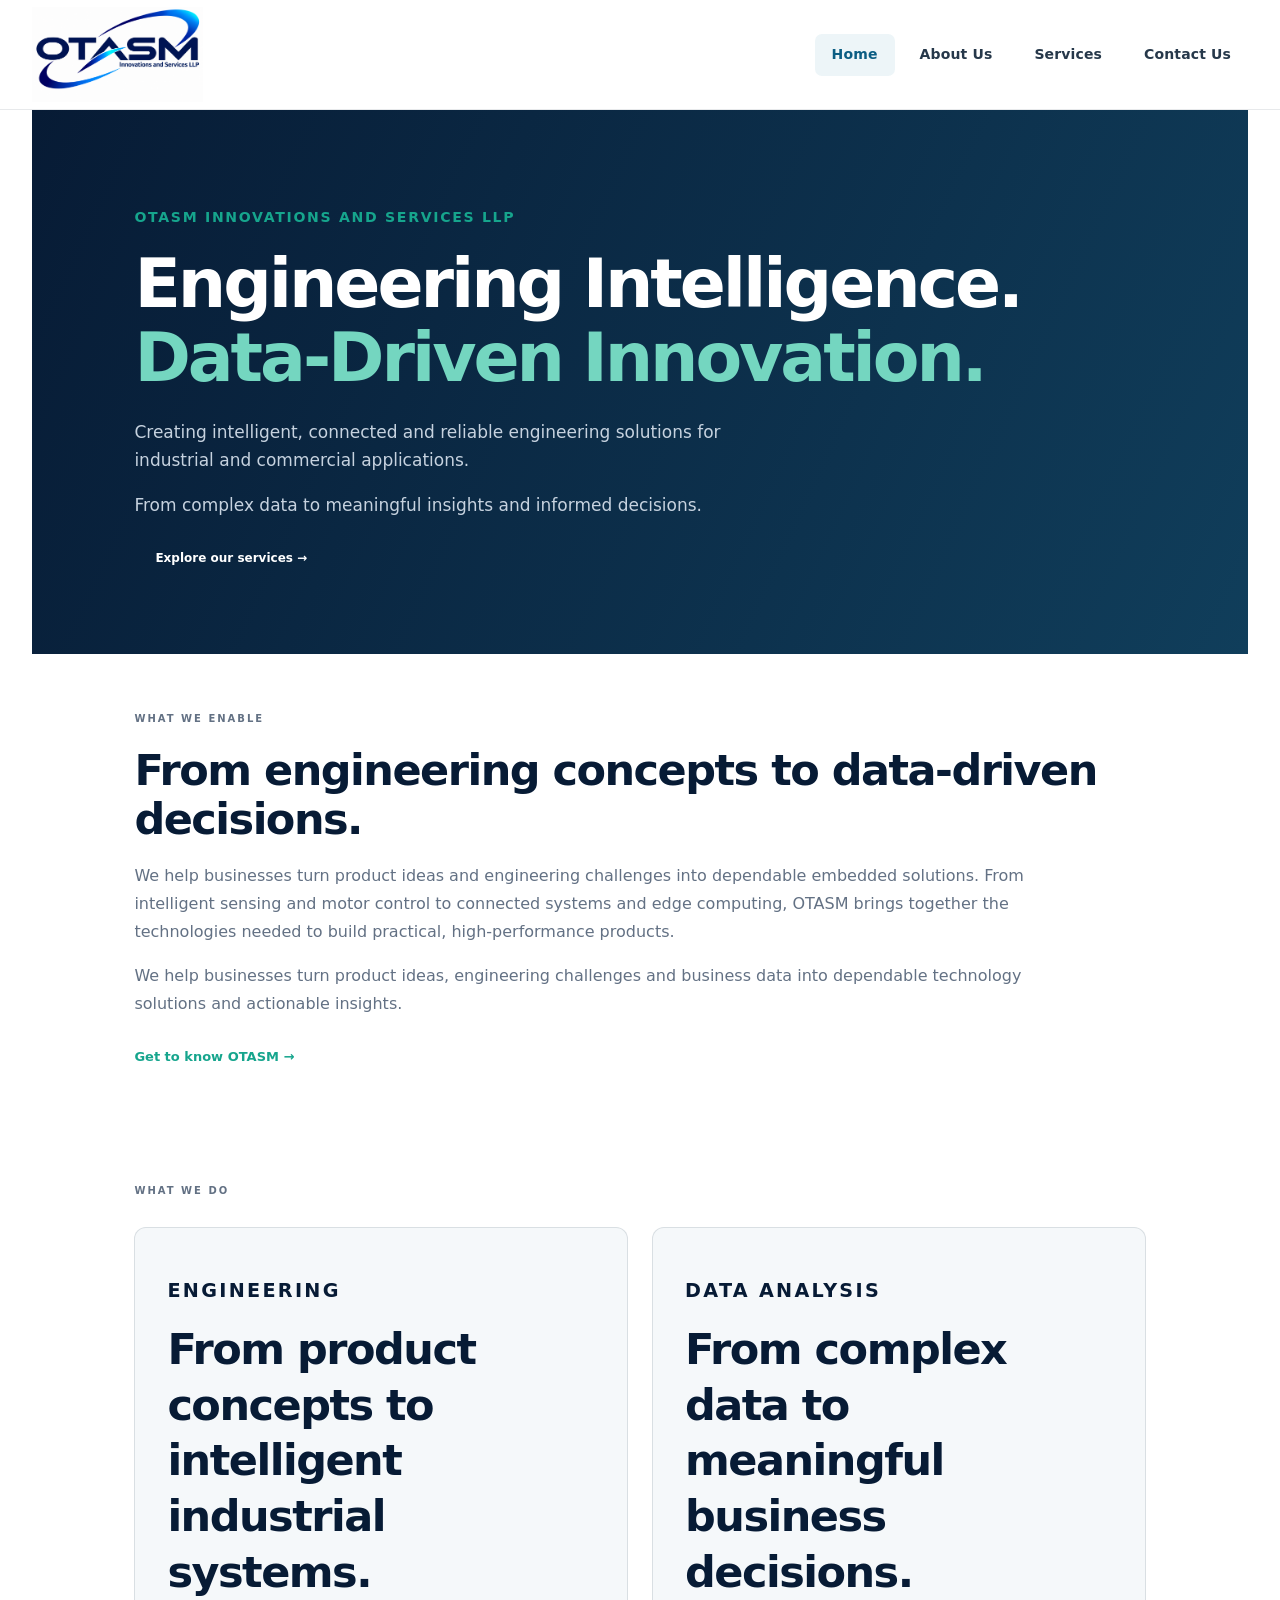
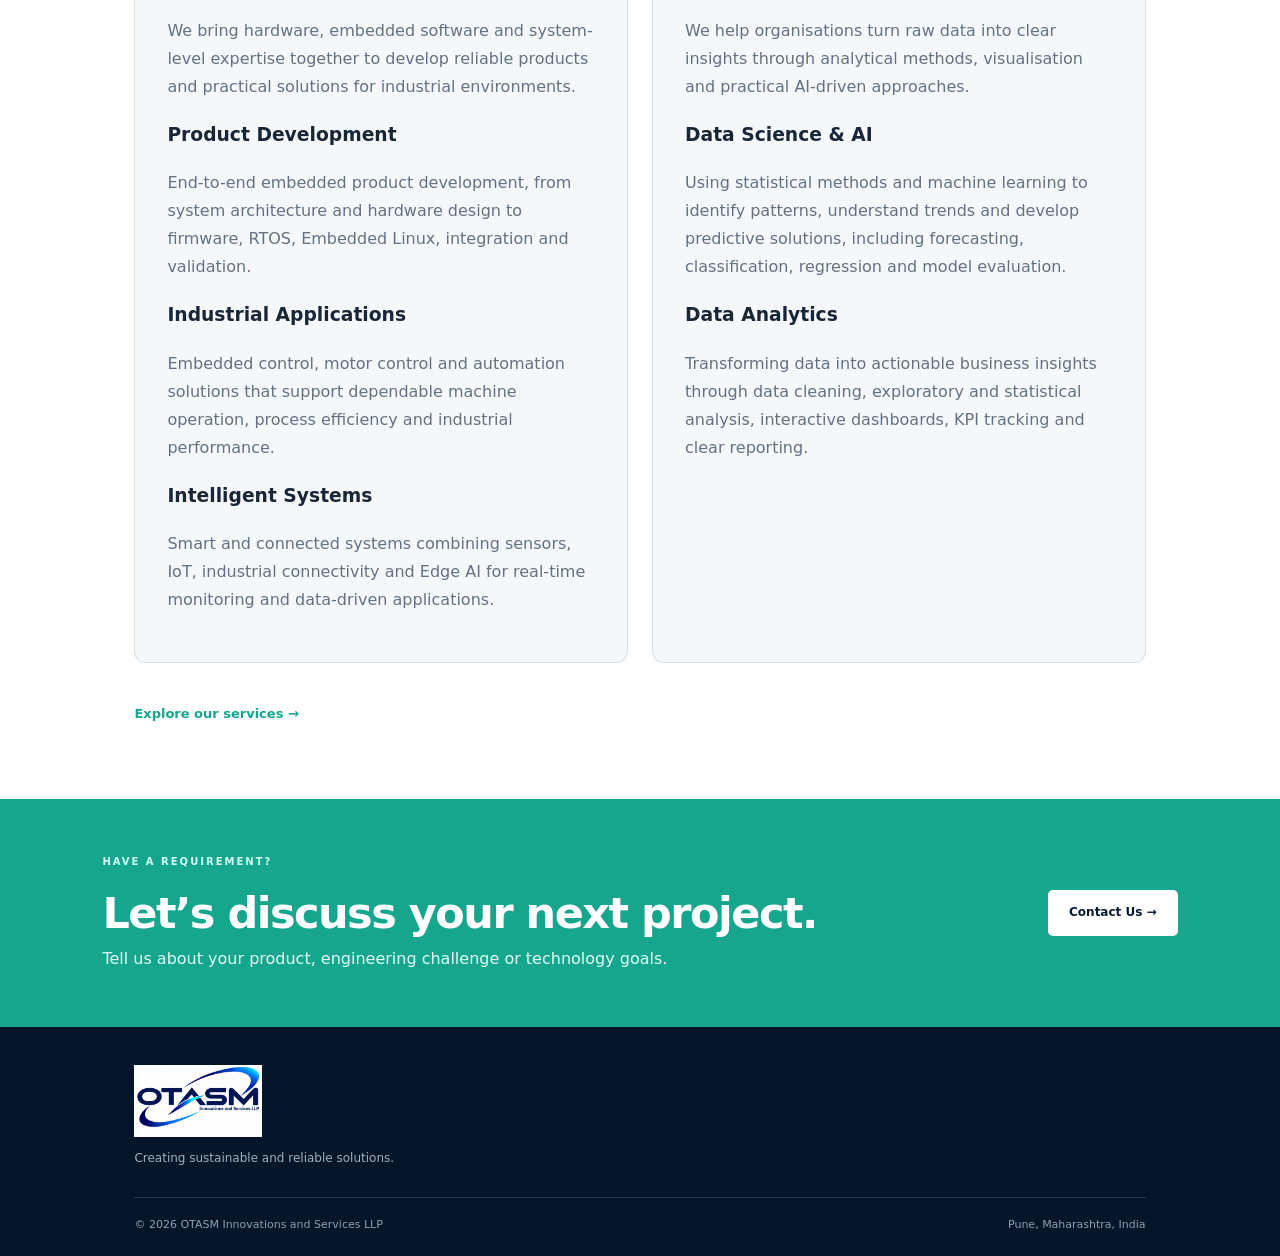
<file: index.html>
<!doctype html>
<html lang="en">
<head>
  <meta charset="utf-8">
  <meta name="viewport" content="width=device-width, initial-scale=1.0">
  <meta name="description" content="OTASM Innovations and Services LLP is a Pune-based technology company offering embedded product development, data analytics, data science, machine learning, IoT, Edge AI, motor control and industrial automation solutions.">
  <title>OTASM Innovations and Services LLP</title>
  <link rel="stylesheet" href="styles-mobile.css">
<style>

    /* Refined OTASM header and navigation */
    .site-header {
      box-sizing: border-box;
      width: 100%;
      min-height: 110px;
      padding: 8px max(32px, calc((100% - 1440px) / 2));
      display: flex;
      align-items: center;
      justify-content: space-between;
      gap: 32px;
      background: #ffffff;
      border-bottom: 1px solid rgba(20, 40, 60, 0.10);
    }
    .site-header .brand {
      display: inline-flex;
      align-items: center;
      flex: 0 0 auto;
      text-decoration: none;
      min-width: 0;
    }
    .site-header .site-logo {
      display: block;
      width: auto;
      height: 96px;
      max-width: min(300px, 55vw);
      object-fit: contain;
      object-position: left center;
    }
    .site-header .nav {
      display: flex;
      align-items: center;
      justify-content: flex-end;
      gap: 8px;
      flex-wrap: nowrap;
    }
    .site-header .nav a {
      display: inline-flex;
      align-items: center;
      justify-content: center;
      min-height: 42px;
      padding: 0 17px;
      border-radius: 7px;
      color: #26384a;
      font-size: 14px;
      font-weight: 600;
      letter-spacing: 0.01em;
      text-decoration: none;
      white-space: nowrap;
      transition: background-color .2s ease, color .2s ease;
    }
    .site-header .nav a:hover,
    .site-header .nav a.active {
      color: #0b5d83;
      background: #edf5f8;
    }
    .site-header .menu-toggle {
      display: none;
    }
    @media (max-width: 760px) {
      .site-header {
        min-height: 96px;
        padding: 8px 18px;
        gap: 14px;
      }
      .site-header .site-logo {
        height: 80px;
        max-width: 65vw;
      }
      .site-header .menu-toggle {
        display: inline-flex;
        align-items: center;
        justify-content: center;
        width: 42px;
        height: 42px;
        border: 1px solid rgba(20, 40, 60, .18);
        border-radius: 7px;
        background: #ffffff;
        color: #17384c;
        font-size: 22px;
        cursor: pointer;
      }
      .site-header .nav {
        gap: 4px;
      }
    }
    @media (max-width: 560px) {
      .site-header {
        flex-wrap: wrap;
      }
      .site-header .nav {
        display: flex;
        width: 100%;
        justify-content: space-between;
        gap: 3px;
      }
      .site-header .nav a {
        min-height: 38px;
        padding: 0 9px;
        font-size: 12px;
      }
    }

    /* Home page: consistent alignment and responsive spacing */
    main { width: 100%; }
    .page-hero,
    main > .section,
    main > .cta {
      box-sizing: border-box;
      width: min(100% - 48px, 1320px);
      margin-left: auto;
      margin-right: auto;
    }
    .page-hero {
      padding-top: clamp(56px, 8vw, 96px);
      padding-bottom: clamp(48px, 6vw, 72px);
    }
    .page-hero > .eyebrow {
      font-size: clamp(14px, 1.1vw, 16px);
      letter-spacing: 0.12em;
    }
    main > .section {
      padding-top: clamp(36px, 5vw, 56px);
      padding-bottom: clamp(36px, 5vw, 56px);
    }
    main > .section > h2,
    main > .section > .eyebrow,
    main > .section > .lead {
      max-width: 1100px;
    }
    main > .section > div:not(.service-grid) {
      max-width: 900px !important;
    }
    main > .section p {
      line-height: 1.75;
    }
    .service-grid {
      display: grid;
      grid-template-columns: repeat(2, minmax(0, 1fr));
      gap: 24px;
      width: 100%;
      align-items: stretch;
      margin-top: 28px;
    }
    .service-card {
      box-sizing: border-box;
      height: 100%;
      min-width: 0;
      padding: clamp(22px, 3vw, 32px);
    }
    /* Keep the two service identity panels aligned exactly with the
       two-column grid used by the five service cards below. */
    .service-identities {
      display: grid;
      grid-template-columns: repeat(2, minmax(0, 1fr));
      column-gap: 24px;
      row-gap: 24px;
      width: 100%;
      max-width: none !important;
      margin: 28px 0 28px;
      padding: 0;
      box-sizing: border-box;
    }
    .service-grid {
      column-gap: 24px;
      margin-top: 0;
    }
    .section > .eyebrow {
      width: 100%;
      max-width: none !important;
      margin-left: 0;
      text-align: left;
    }
    /* Make the complete WHAT WE DO section use the same full-page
       content width and alignment as the sections and service tiles below. */
    main > .section:nth-of-type(3) {
      box-sizing: border-box;
      width: calc(100% - 64px) !important;
      max-width: none !important;
      margin-left: auto !important;
      margin-right: auto !important;
    }
    main > .section:nth-of-type(3) > .eyebrow,
    main > .section:nth-of-type(3) > .service-identities,
    main > .section:nth-of-type(3) > .service-grid,
    main > .section:nth-of-type(3) > p {
      width: 100% !important;
      max-width: none !important;
      box-sizing: border-box;
    }
    main > .section:nth-of-type(3) > .service-identities {
      grid-template-columns: repeat(2, minmax(0, 1fr));
      column-gap: 24px;
      margin-left: 0;
      margin-right: 0;
    }
    .service-identity {
      box-sizing: border-box;
      min-width: 0;
      padding: clamp(22px, 3vw, 32px);
      border: 1px solid rgba(20, 40, 60, 0.12);
      border-radius: 12px;
      background: #f5f8fa;
    }
    .service-identity h2 {
      margin: 14px 0;
      line-height: 1.3;
    }
    .service-identity p {
      line-height: 1.7;
    }
    .service-identity .service-no {
      font-size: clamp(16px, 1.5vw, 20px);
      line-height: 1.2;
      letter-spacing: 0.12em;
      color: #071b35;
    }
    .service-card h2,
    .service-card h3 {
      line-height: 1.3;
      margin-top: 14px;
    }
    .service-card p {
      line-height: 1.7;
    }
    main > .cta {
      display: flex;
      align-items: center;
      justify-content: space-between;
      gap: 32px;
      padding: clamp(28px, 4vw, 48px);
      margin-top: 24px;
      margin-bottom: 64px;
    }
    footer {
      width: 100%;
      box-sizing: border-box;
    }
    footer > * {
      max-width: 1320px;
      margin-left: auto;
      margin-right: auto;
    }
    .footer-bottom {
      box-sizing: border-box;
      width: min(100% - 48px, 1320px);
    }
    @media (max-width: 700px) {
      .page-hero,
      main > .section,
      main > .cta {
        width: min(100% - 36px, 1320px);
      }
      .service-grid,
      .service-identities {
        grid-template-columns: minmax(0, 1fr);
        gap: 18px;
      }
      main > .cta {
        align-items: flex-start;
        flex-direction: column;
      }
      .footer-bottom {
        width: calc(100% - 36px);
        gap: 10px;
        flex-wrap: wrap;
      }
    }

    /* Full-width desktop layout overrides */
    .site-header {
      padding-left: max(32px, calc((100% - 1440px) / 2));
      padding-right: max(32px, calc((100% - 1440px) / 2));
    }
    main {
      width: 100%;
      max-width: none;
    }
    .page-hero,
    main > .section,
    main > .cta {
      width: calc(100% - 64px) !important;
      max-width: none !important;
      margin-left: auto;
      margin-right: auto;
    }
    main > .section > div,
    main > .section > p,
    main > .section > h2,
    main > .section > .eyebrow,
    main > .section > .lead {
      width: 100%;
      max-width: none !important;
    }
    .service-grid {
      width: 100%;
      max-width: none !important;
      grid-template-columns: repeat(2, minmax(0, 1fr));
    }
    main > .section:nth-of-type(4) .service-grid {
      max-width: none !important;
    }
    footer > * {
      width: calc(100% - 64px);
      max-width: none !important;
    }
    .footer-bottom {
      width: calc(100% - 64px) !important;
      max-width: none !important;
    }
    @media (max-width: 700px) {
      .site-header {
        padding-left: 18px;
        padding-right: 18px;
      }
      .page-hero,
      main > .section,
      main > .cta,
      main > .section:nth-of-type(3) {
        width: calc(100% - 36px) !important;
      }
      main > .section > div,
      main > .section > p,
      main > .section > h2,
      main > .section > .eyebrow,
      main > .section > .lead {
        width: 100%;
      }
      .service-grid,
      main > .section:nth-of-type(3) > .service-identities {
        grid-template-columns: minmax(0, 1fr);
      }
      footer > *,
      .footer-bottom {
        width: calc(100% - 36px) !important;
      }
    }
    main > .cta {
      width: 100% !important;
      max-width: none !important;
      margin: 0;
      padding: 55px max(8vw, 28px);
      gap: 25px;
    }
    @media (max-width: 760px) {
      main > .cta {
        align-items: flex-start;
        flex-direction: column;
      }
    }

  
    /* Mobile navigation: keep all page links in one horizontal row */
    @media (max-width: 760px) {
      .site-header {
        flex-wrap: wrap;
        height: auto;
        min-height: 96px;
        row-gap: 6px;
      }
      .site-header .menu-toggle { display: none !important; }
      .site-header .nav,
      .site-header .nav.open {
        display: flex !important;
        position: static;
        width: 100%;
        flex-direction: row !important;
        flex-wrap: nowrap;
        align-items: center;
        justify-content: space-between;
        gap: 2px;
        padding: 0 0 6px;
        border: 0;
        background: transparent;
      }
      .site-header .nav a {
        flex: 1 1 0;
        min-width: 0;
        min-height: 38px;
        padding: 0 4px;
        font-size: clamp(10px, 2.8vw, 12px);
        text-align: center;
        white-space: nowrap;
      }
    }
    @media (max-width: 360px) {
      .site-header .nav a { font-size: 10px; padding-left: 2px; padding-right: 2px; }
    }

  </style>


  <link rel="canonical" href="https://www.otasmindia.com/">
  <meta name="keywords" content="data analytics, data analysis, business intelligence, data science, machine learning, predictive analytics, embedded systems, IoT, Edge AI, industrial automation, Pune">
  <meta name="robots" content="index, follow">
  <meta property="og:type" content="website">
  <meta property="og:title" content="OTASM Innovations and Services LLP">
  <meta property="og:description" content="OTASM Innovations and Services LLP is a Pune-based technology company offering embedded product development, data analytics, data science, machine learning, IoT, Edge AI, motor control and industrial automation solutions.">
  <meta property="og:url" content="https://www.otasmindia.com/">
  <meta property="og:site_name" content="OTASM India">
  <script type="application/ld+json">
  {
    "@context": "https://schema.org",
    "@type": "Organization",
    "@id": "https://www.otasmindia.com/#organization",
    "name": "OTASM India",
    "legalName": "OTASM Innovations and Services LLP",
    "url": "https://www.otasmindia.com/",
    "logo": "https://www.otasmindia.com/OTASM_logo.png",
    "description": "Pune-based engineering and data technology company providing embedded product development, data analytics, data science, machine learning, IoT, Edge AI, motor control and automation solutions.",
    "address": {
      "@type": "PostalAddress",
      "addressLocality": "Pune",
      "addressRegion": "Maharashtra",
      "addressCountry": "IN"
    }
  }
  </script>
</head>
<body>
  <header class="site-header">
    <a class="brand" href="index.html"><img class="site-logo" src="OTASM_logo.png" alt="OTASM Innovations and Services LLP"></a>
    <button class="menu-toggle" aria-label="Toggle navigation" aria-expanded="false">☰</button>
    <nav class="nav">
      <a class="active" href="index.html">Home</a>
      <a href="about.html">About Us</a>
      <a href="services.html">Services</a>
      <a href="contact.html">Contact Us</a>
    </nav>
  </header>

  <main>
    <section class="page-hero">
      <p class="eyebrow">OTASM INNOVATIONS AND SERVICES LLP</p>
      <h1>Engineering Intelligence.<br><span>Data-Driven Innovation.</span></h1>
      <p class="lead">Creating intelligent, connected and reliable engineering solutions for industrial and commercial applications.</p>
      <p class="lead">From complex data to meaningful insights and informed decisions.</p>
      <a class="btn" href="services.html">Explore our services →</a>
    </section>

    <section class="section">
      <p class="eyebrow">WHAT WE ENABLE</p>
      <h2>From engineering concepts to data-driven decisions.</h2>
      <div style="max-width: 1100px; width: 100%;">
        <p>We help businesses turn product ideas and engineering challenges into dependable embedded solutions. From intelligent sensing and motor control to connected systems and edge computing, OTASM brings together the technologies needed to build practical, high-performance products.</p>
        <p>We help businesses turn product ideas, engineering challenges and business data into dependable technology solutions and actionable insights.</p>
      </div>
      <a class="text-link" href="about.html">Get to know OTASM →</a>
    </section>

    <section class="section">
      <p class="eyebrow">WHAT WE DO</p>
      <div class="service-identities">
        <article class="service-identity">
          <p class="service-no">ENGINEERING</p>
          <h2>From product concepts to intelligent industrial systems.</h2>
          <p>We bring hardware, embedded software and system-level expertise together to develop reliable products and practical solutions for industrial environments.</p>
          <div class="identity-focus-grid engineering-focus">
            <div class="identity-focus">
              <h3>Product Development</h3>
              <p>End-to-end embedded product development, from system architecture and hardware design to firmware, RTOS, Embedded Linux, integration and validation.</p>
            </div>
            <div class="identity-focus">
              <h3>Industrial Applications</h3>
              <p>Embedded control, motor control and automation solutions that support dependable machine operation, process efficiency and industrial performance.</p>
            </div>
            <div class="identity-focus">
              <h3>Intelligent Systems</h3>
              <p>Smart and connected systems combining sensors, IoT, industrial connectivity and Edge AI for real-time monitoring and data-driven applications.</p>
            </div>
          </div>
        </article>

        <article class="service-identity">
          <p class="service-no">DATA ANALYSIS</p>
          <h2>From complex data to meaningful business decisions.</h2>
          <p>We help organisations turn raw data into clear insights through analytical methods, visualisation and practical AI-driven approaches.</p>
          <div class="identity-focus-grid data-focus">
            <div class="identity-focus">
              <h3>Data Science &amp; AI</h3>
              <p>Using statistical methods and machine learning to identify patterns, understand trends and develop predictive solutions, including forecasting, classification, regression and model evaluation.</p>
            </div>
            <div class="identity-focus">
              <h3>Data Analytics</h3>
              <p>Transforming data into actionable business insights through data cleaning, exploratory and statistical analysis, interactive dashboards, KPI tracking and clear reporting.</p>
            </div>
          </div>
        </article>
      </div>
      <p><a class="text-link" href="services.html">Explore our services →</a></p>
    </section>

    <section class="cta">
      <div>
        <p class="eyebrow">HAVE A REQUIREMENT?</p>
        <h2>Let’s discuss your next project.</h2>
        <p>Tell us about your product, engineering challenge or technology goals.</p>
      </div>
      <a class="btn light" href="contact.html">Contact Us →</a>
    </section>
  </main>

  <footer>
    <div class="footer-brand"><img class="footer-logo" src="OTASM_logo.png" alt="OTASM Innovations and Services LLP"></div>
    <p>Creating sustainable and reliable solutions.</p>
    <div class="footer-bottom">
      <span>© <span id="year"></span> OTASM Innovations and Services LLP</span>
      <span>Pune, Maharashtra, India</span>
    </div>
  </footer>
  <script src="script.js"></script>
</body>
</html>
</file>
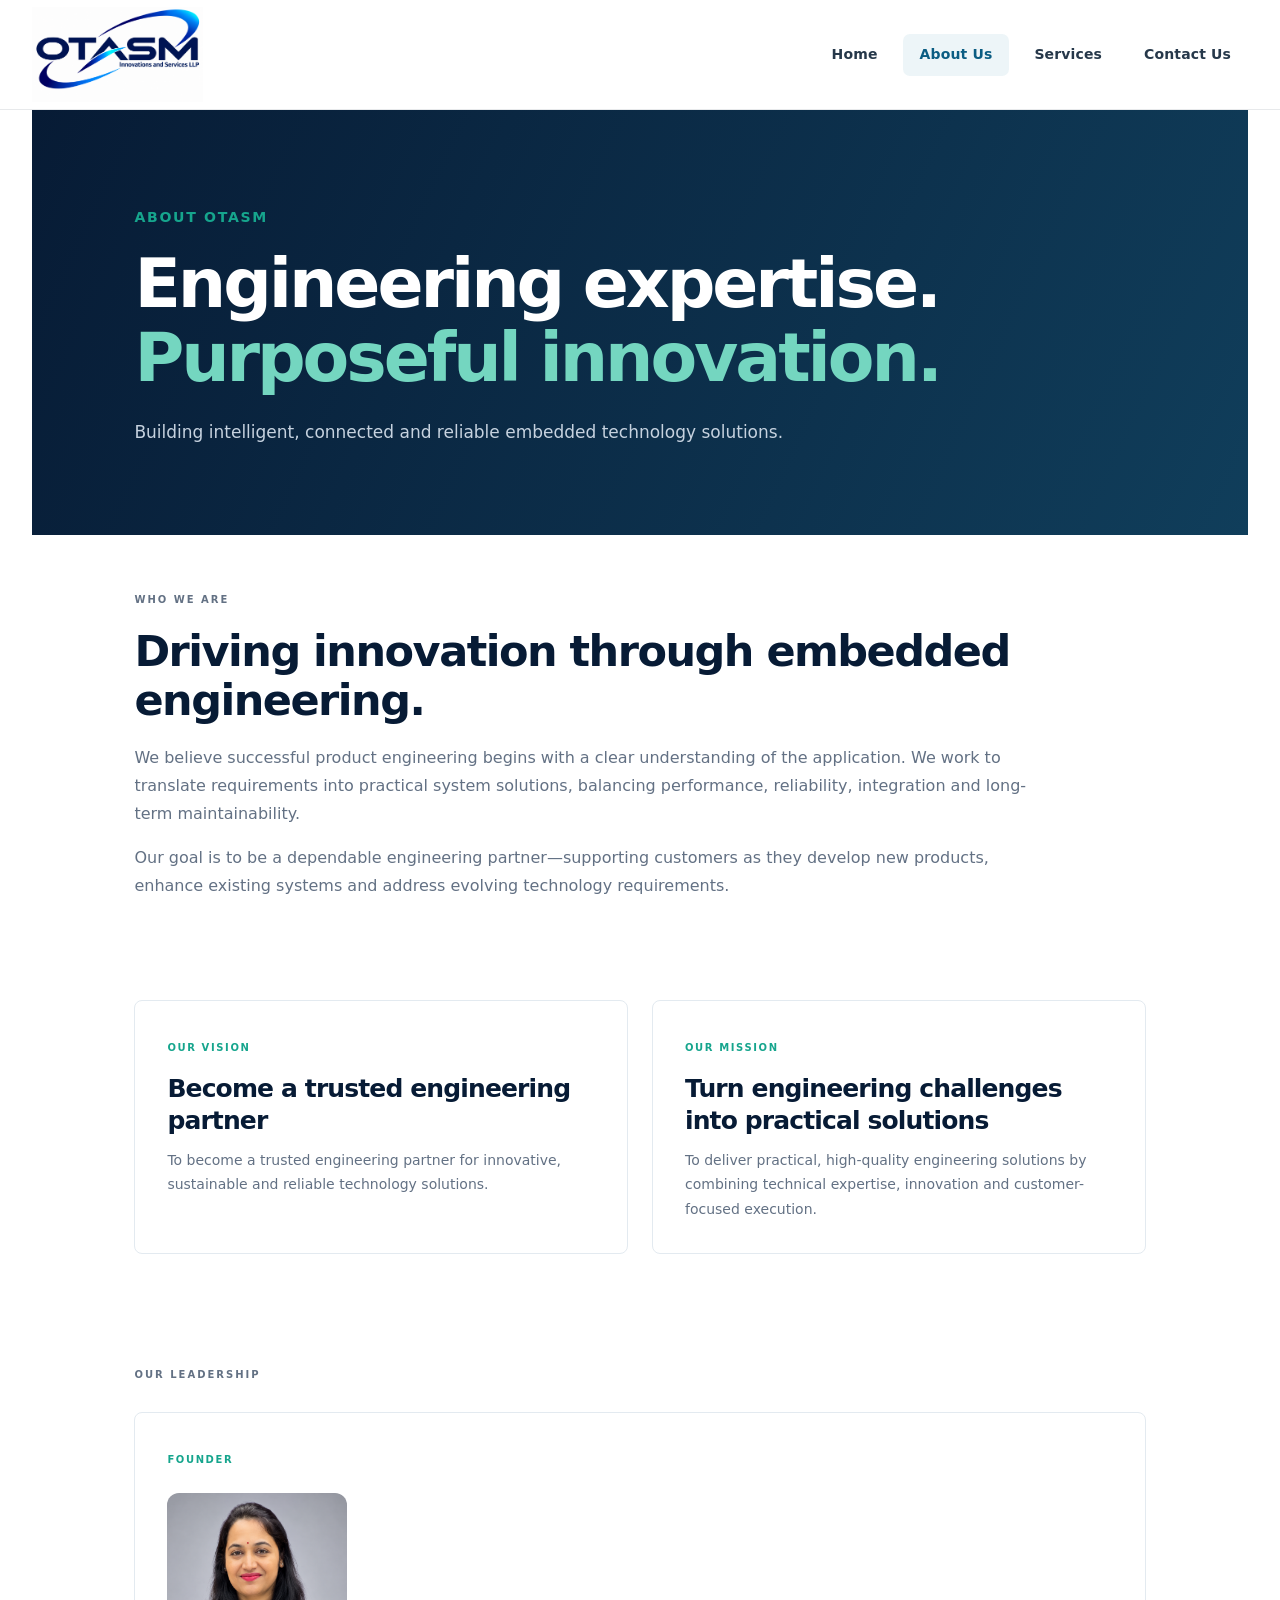
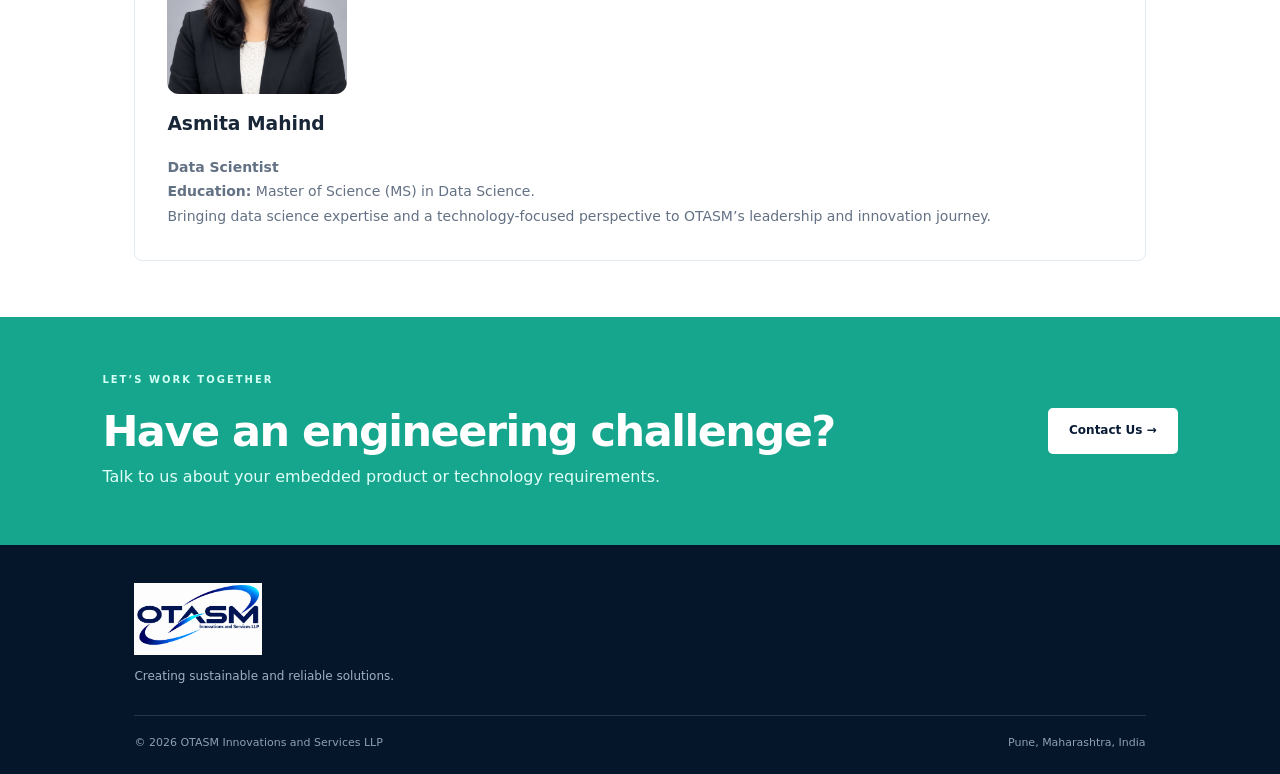
<file: about.html>
<!doctype html>
<html lang="en">
<head>
  <meta charset="utf-8">
  <meta name="viewport" content="width=device-width, initial-scale=1">
  <meta name="description" content="Learn about OTASM India, OTASM India (OTASM Innovations and Services LLP), a Pune-based engineering company focused on embedded systems, firmware, IoT, Edge AI and industrial automation.">
  <title>About OTASM India | Embedded Engineering Company in Pune</title>
  <link rel="stylesheet" href="styles.css">
<style>

    /* Shared OTASM header and navigation styling */
    .site-header {
      box-sizing: border-box;
      width: 100%;
      min-height: 110px;
      padding: 8px max(32px, calc((100% - 1440px) / 2));
      display: flex;
      align-items: center;
      justify-content: space-between;
      gap: 32px;
      background: #ffffff;
      border-bottom: 1px solid rgba(20, 40, 60, 0.10);
    }
    .site-header .brand {
      display: inline-flex;
      align-items: center;
      flex: 0 0 auto;
      text-decoration: none;
      min-width: 0;
    }
    .site-header .site-logo {
      display: block;
      width: auto;
      height: 96px;
      max-width: min(300px, 55vw);
      object-fit: contain;
      object-position: left center;
    }
    .site-header .nav {
      display: flex;
      align-items: center;
      justify-content: flex-end;
      gap: 8px;
      flex-wrap: nowrap;
    }
    .site-header .nav a {
      display: inline-flex;
      align-items: center;
      justify-content: center;
      min-height: 42px;
      padding: 0 17px;
      border-radius: 7px;
      color: #26384a;
      font-size: 14px;
      font-weight: 600;
      letter-spacing: 0.01em;
      text-decoration: none;
      white-space: nowrap;
      transition: background-color .2s ease, color .2s ease;
    }
    .site-header .nav a:hover,
    .site-header .nav a.active {
      color: #0b5d83;
      background: #edf5f8;
    }
    .site-header .menu-toggle {
      display: none;
    }
    @media (max-width: 760px) {
      .site-header {
        min-height: 96px;
        padding: 8px 18px;
        gap: 14px;
      }
      .site-header .site-logo {
        height: 80px;
        max-width: 65vw;
      }
      .site-header .menu-toggle {
        display: inline-flex;
        align-items: center;
        justify-content: center;
        width: 42px;
        height: 42px;
        border: 1px solid rgba(20, 40, 60, .18);
        border-radius: 7px;
        background: #ffffff;
        color: #17384c;
        font-size: 22px;
        cursor: pointer;
      }
      .site-header .nav {
        gap: 4px;
      }
    }
    @media (max-width: 560px) {
      .site-header {
        flex-wrap: wrap;
      }
      .site-header .nav {
        display: flex;
        width: 100%;
        justify-content: space-between;
        gap: 3px;
      }
      .site-header .nav a {
        min-height: 38px;
        padding: 0 9px;
        font-size: 12px;
      }
    }

    /* About page: consistent alignment and responsive spacing */
    main { width: 100%; }
    .page-hero,
    main > .section,
    main > .cta {
      box-sizing: border-box;
      width: min(100% - 48px, 1320px);
      margin-left: auto;
      margin-right: auto;
    }
    .page-hero {
      padding-top: clamp(56px, 8vw, 96px);
      padding-bottom: clamp(48px, 6vw, 72px);
    }
    .page-hero > .eyebrow {
      font-size: clamp(14px, 1.1vw, 16px);
      letter-spacing: 0.12em;
    }
    main > .section {
      padding-top: clamp(36px, 5vw, 56px);
      padding-bottom: clamp(36px, 5vw, 56px);
    }
    main > .section:nth-of-type(2) {
      padding-bottom: clamp(18px, 2.5vw, 28px);
    }
    main > .section:nth-of-type(3) {
      padding-top: clamp(18px, 2.5vw, 28px);
    }
    main > .section > h2,
    main > .section > .eyebrow,
    main > .section > .lead {
      max-width: 1100px;
    }
    main > .section > div:not(.service-grid) {
      max-width: 900px !important;
    }
    main > .section p {
      line-height: 1.75;
    }
    .service-grid {
      display: grid;
      grid-template-columns: repeat(2, minmax(0, 1fr));
      gap: 24px;
      width: 100%;
      align-items: stretch;
      margin-top: 28px;
    }
    .service-card {
      box-sizing: border-box;
      height: 100%;
      padding: clamp(22px, 3vw, 32px);
      min-width: 0;
    }
    .service-card h2,
    .service-card h3 {
      line-height: 1.3;
      margin-top: 14px;
    }
    .service-card p {
      line-height: 1.7;
    }
    main > .section:nth-of-type(4) .service-grid {
      grid-template-columns: minmax(0, 1fr);
      max-width: 560px;
    }
    main > .section:nth-of-type(4) .service-card img {
      margin-top: 22px !important;
    }
    main > .cta {
      display: flex;
      align-items: center;
      justify-content: space-between;
      gap: 32px;
      padding: clamp(28px, 4vw, 48px);
      margin-top: 24px;
      margin-bottom: 64px;
    }
    footer {
      width: 100%;
      box-sizing: border-box;
    }
    footer > * {
      max-width: 1320px;
      margin-left: auto;
      margin-right: auto;
    }
    .footer-bottom {
      box-sizing: border-box;
      width: min(100% - 48px, 1320px);
    }
    @media (max-width: 700px) {
      .page-hero,
      main > .section,
      main > .cta {
        width: min(100% - 36px, 1320px);
      }
      .service-grid {
        grid-template-columns: minmax(0, 1fr);
        gap: 18px;
      }
      main > .section:nth-of-type(4) .service-grid {
        max-width: none;
      }
      main > .cta {
        align-items: flex-start;
        flex-direction: column;
      }
      .footer-bottom {
        width: calc(100% - 36px);
        gap: 10px;
        flex-wrap: wrap;
      }
    }

    /* Full-width desktop layout overrides */
    .site-header {
      padding-left: max(32px, calc((100% - 1440px) / 2));
      padding-right: max(32px, calc((100% - 1440px) / 2));
    }
    main {
      width: 100%;
      max-width: none;
    }
    .page-hero,
    main > .section,
    main > .cta {
      width: calc(100% - 64px) !important;
      max-width: none !important;
      margin-left: auto;
      margin-right: auto;
    }
    main > .section > div,
    main > .section > p,
    main > .section > h2,
    main > .section > .eyebrow,
    main > .section > .lead {
      width: 100%;
      max-width: none !important;
    }
    .service-grid {
      width: 100%;
      max-width: none !important;
      grid-template-columns: repeat(2, minmax(0, 1fr));
    }
    main > .section:nth-of-type(4) .service-grid {
      max-width: none !important;
    }
    footer > * {
      width: calc(100% - 64px);
      max-width: none !important;
    }
    .footer-bottom {
      width: calc(100% - 64px) !important;
      max-width: none !important;
    }
    @media (max-width: 700px) {
      .site-header {
        padding-left: 18px;
        padding-right: 18px;
      }
      .page-hero,
      main > .section,
      main > .cta {
        width: calc(100% - 36px) !important;
      }
      main > .section > div,
      main > .section > p,
      main > .section > h2,
      main > .section > .eyebrow,
      main > .section > .lead {
        width: 100%;
      }
      .service-grid {
        grid-template-columns: minmax(0, 1fr);
      }
      footer > *,
      .footer-bottom {
        width: calc(100% - 36px) !important;
      }
    }


    /* Emphasize the Who We Are and Leadership section labels */
    main > .section:nth-of-type(1) > .eyebrow,
    main > .section:nth-of-type(3) > .eyebrow {
      font-size: 20px;
      font-weight: 700;
      letter-spacing: 0.08em;
      line-height: 1.35;
    }
    @media (max-width: 700px) {
      main > .section:nth-of-type(1) > .eyebrow,
      main > .section:nth-of-type(3) > .eyebrow {
        font-size: 18px;
      }
    }
    main > .cta {
      width: 100% !important;
      max-width: none !important;
      margin: 0;
      padding: 55px max(8vw, 28px);
      gap: 25px;
    }
    @media (max-width: 760px) {
      main > .cta {
        align-items: flex-start;
        flex-direction: column;
      }
    }

  
    /* Mobile navigation: keep Home, About, Services and Contact in one row */
    @media (max-width: 760px) {
      .site-header {
        height: auto;
        min-height: 96px;
        flex-wrap: wrap;
        row-gap: 6px;
      }
      .site-header .menu-toggle {
        display: none !important;
      }
      .site-header .nav,
      .site-header .nav.open {
        display: flex !important;
        position: static;
        width: 100%;
        flex-direction: row !important;
        flex-wrap: nowrap;
        align-items: center;
        justify-content: space-between;
        gap: 2px;
        padding: 0 0 6px;
        border: 0;
        background: transparent;
      }
      .site-header .nav a {
        flex: 1 1 0;
        min-width: 0;
        min-height: 38px;
        padding: 0 4px;
        font-size: clamp(10px, 2.8vw, 12px);
        text-align: center;
        white-space: nowrap;
      }
    }
    @media (max-width: 360px) {
      .site-header .nav a {
        font-size: 10px;
        padding-left: 2px;
        padding-right: 2px;
      }
    }

  </style>

  <link rel="canonical" href="https://www.otasmindia.com/about.html">
  <meta name="robots" content="index, follow">
  <meta property="og:type" content="website">
  <meta property="og:title" content="About OTASM India | Embedded Engineering Company in Pune">
  <meta property="og:description" content="Learn about OTASM India, OTASM Innovations and Services LLP, a Pune-based engineering company focused on embedded systems, firmware, IoT, Edge AI and industrial automation.">
  <meta property="og:url" content="https://www.otasmindia.com/about.html">
  <meta property="og:site_name" content="OTASM India">
  <script type="application/ld+json">
  {
    "@context": "https://schema.org",
    "@type": "Organization",
    "@id": "https://www.otasmindia.com/#organization",
    "name": "OTASM India",
    "legalName": "OTASM Innovations and Services LLP",
    "url": "https://www.otasmindia.com/",
    "logo": "https://www.otasmindia.com/OTASM_logo.png",
    "description": "Pune-based engineering and technology company providing embedded product development, firmware, RTOS, IoT, Edge AI, motor control and automation solutions.",
    "address": {
      "@type": "PostalAddress",
      "addressLocality": "Pune",
      "addressRegion": "Maharashtra",
      "addressCountry": "IN"
    }
  }
  </script>
</head>
<body>
  <header class="site-header">
    <a class="brand" href="index.html"><img class="site-logo" src="OTASM_logo.png" alt="OTASM Innovations and Services LLP"></a>
    <button class="menu-toggle" aria-label="Toggle navigation" aria-expanded="false">☰</button>
    <nav class="nav">
      <a href="index.html">Home</a>
      <a class="active" href="about.html">About Us</a>
      <a href="services.html">Services</a>
      <a href="contact.html">Contact Us</a>
    </nav>
  </header>

  <main>
    <section class="page-hero">
      <p class="eyebrow">ABOUT OTASM</p>
      <h1>Engineering expertise.<br><span>Purposeful innovation.</span></h1>
      <p class="lead">Building intelligent, connected and reliable embedded technology solutions.</p>
    </section>

    <section class="section">
      <p class="eyebrow">WHO WE ARE</p>
      <h2>Driving innovation through embedded engineering.</h2>
      <div style="max-width: 1100px; width: 100%;">
        <p>We believe successful product engineering begins with a clear understanding of the application. We work to translate requirements into practical system solutions, balancing performance, reliability, integration and long-term maintainability.</p>
        <p>Our goal is to be a dependable engineering partner—supporting customers as they develop new products, enhance existing systems and address evolving technology requirements.</p>
      </div>
    </section>

    <section class="section">
      <div class="service-grid">
        <article class="service-card">
          <span class="service-no">OUR VISION</span>
          <h2>Become a trusted engineering partner</h2>
          <p>To become a trusted engineering partner for innovative, sustainable and reliable technology solutions.</p>
        </article>
        <article class="service-card">
          <span class="service-no">OUR MISSION</span>
          <h2>Turn engineering challenges into practical solutions</h2>
          <p>To deliver practical, high-quality engineering solutions by combining technical expertise, innovation and customer-focused execution.</p>
        </article>
      </div>
    </section>

    <section class="section">
      <p class="eyebrow">OUR LEADERSHIP</p>
      <div class="service-grid">
        <article class="service-card">
          <span class="service-no">FOUNDER</span>
          <img src="AsmitaMahind_Professional_Portrait.png"
               alt="Professional portrait of Asmita Mahind"
               style="display:block; width:180px; max-width:100%; height:auto; object-fit:cover; border-radius:12px; margin:0 0 18px;">
          <h3>Asmita Mahind</h3>
          <p><strong>Data Scientist</strong></p>
          <p><strong>Education:</strong> Master of Science (MS) in Data Science.</p>
          <p>Bringing data science expertise and a technology-focused perspective to OTASM’s leadership and innovation journey.</p>
        </article>
      </div>
    </section>

    <section class="cta">
      <div>
        <p class="eyebrow">LET’S WORK TOGETHER</p>
        <h2>Have an engineering challenge?</h2>
        <p>Talk to us about your embedded product or technology requirements.</p>
      </div>
      <a class="btn light" href="contact.html">Contact Us →</a>
    </section>
  </main>

  <footer>
    <div class="footer-brand"><img class="footer-logo" src="OTASM_logo.png" alt="OTASM Innovations and Services LLP"></div>
    <p>Creating sustainable and reliable solutions.</p>
    <div class="footer-bottom">
      <span>© <span id="year"></span> OTASM Innovations and Services LLP</span>
      <span>Pune, Maharashtra, India</span>
    </div>
  </footer>
  <script src="script.js"></script>
</body>
</html>
</file>
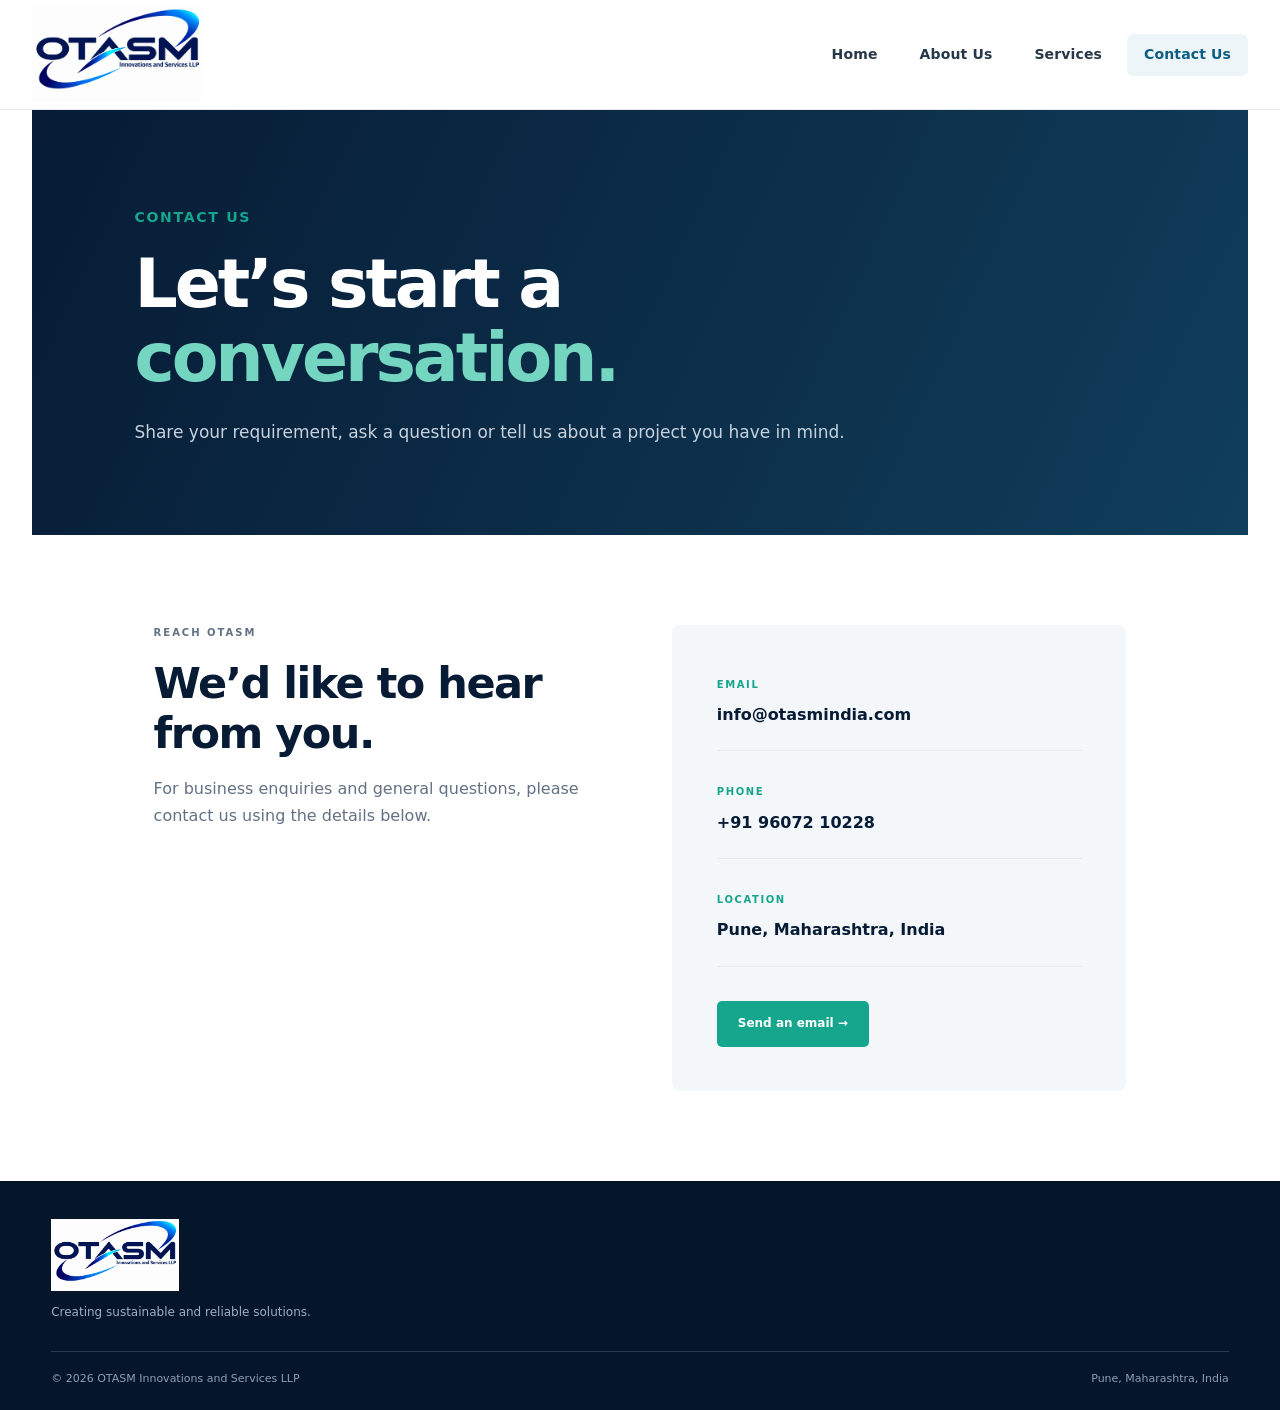
<file: contact.html>
<!DOCTYPE html>
<html lang="en">
<head>
  <meta charset="UTF-8">
  <meta name="viewport" content="width=device-width, initial-scale=1.0">
  <meta name="description" content="Contact OTASM India in Pune, Maharashtra for embedded product development, firmware, IoT, Edge AI, motor control and industrial automation enquiries.">
  <title>Contact OTASM India | OTASM Innovations and Services LLP</title>
  <link rel="stylesheet" href="styles.css">
  <style>
    /* Match the shared page layout, header, navigation and footer used on services.html */
    .site-header{width:100%;min-height:110px;box-sizing:border-box;display:flex;align-items:center;justify-content:space-between;gap:32px;padding:8px max(32px, calc((100% - 1440px) / 2));background:#fff;border-bottom:1px solid rgba(20,40,60,.10)}
    .site-header .brand{display:inline-flex;align-items:center;flex:0 0 auto;text-decoration:none;min-width:0}
    .site-header .site-logo{display:block;width:auto;max-width:min(300px,55vw);height:96px;object-fit:contain;object-position:left center}
    .site-header .nav{display:flex;align-items:center;justify-content:flex-end;gap:8px;flex-wrap:nowrap}
    .site-header .nav a{display:inline-flex;align-items:center;justify-content:center;min-height:42px;padding:0 17px;border-radius:7px;color:#26384a;font-size:14px;font-weight:600;letter-spacing:.01em;text-decoration:none;white-space:nowrap;transition:background-color .2s ease,color .2s ease}
    .site-header .nav a:hover,.site-header .nav a.active{color:#0b5d83;background:#edf5f8}
    .site-header .menu-toggle{display:none}
    main{width:100%;max-width:none;box-sizing:border-box}
    .page-hero{width:calc(100% - 64px);max-width:none;margin:0 auto;box-sizing:border-box;padding:clamp(56px,8vw,96px) max(8vw,28px) clamp(48px,6vw,72px);background:linear-gradient(115deg,#071b35,#103e5b);color:#fff}
    .page-hero > .eyebrow{font-size:clamp(14px,1.1vw,16px);letter-spacing:.12em}
    .page-hero h1{color:#fff}
    .page-hero h1 span{color:#74d6c0}
    .page-hero .lead{max-width:1000px;color:#c6d2df}
    .section{width:calc(100% - clamp(40px,8vw,128px));max-width:none;margin-left:auto;margin-right:auto}
    footer{width:100%;box-sizing:border-box;padding-left:clamp(20px,4vw,64px);padding-right:clamp(20px,4vw,64px)}
    .footer-bottom{width:100%;max-width:none}
    .footer-logo{height:72px;width:auto;max-width:250px;object-fit:contain}
    .contact-layout{display:grid;grid-template-columns:minmax(0,1fr) minmax(0,1fr);align-items:stretch;gap:clamp(28px,5vw,80px);padding-top:clamp(54px,7vw,90px);padding-bottom:clamp(56px,7vw,96px)}
    .contact-layout>div{min-width:0}
    .contact-card{width:100%;box-sizing:border-box;padding:clamp(26px,3.5vw,48px)}
    .contact-item{margin-bottom:26px}
    .contact-item a,.contact-item p{overflow-wrap:anywhere}
    @media(max-width:760px){
      .site-header{min-height:96px;padding:8px 18px;flex-wrap:wrap;gap:14px}
      .site-header .site-logo{height:80px;max-width:65vw}
      .site-header .menu-toggle{display:inline-flex;align-items:center;justify-content:center;width:42px;height:42px;border:1px solid rgba(20,40,60,.18);border-radius:7px;background:#fff;color:#17384c;font-size:22px;cursor:pointer}
      .site-header .nav{gap:4px}
      .section{width:calc(100% - 36px)}
      .contact-layout{grid-template-columns:1fr;gap:24px}
      footer{padding-left:18px;padding-right:18px}
    }
    @media(max-width:560px){
      .site-header .nav{display:flex;width:100%;justify-content:space-between;gap:3px}
      .site-header .nav a{min-height:38px;padding:0 9px;font-size:12px}
    }
    @media(max-width:700px){.page-hero{width:calc(100% - 36px)}}
  
    /* Mobile navigation: keep Home, About, Services and Contact in one row */
    @media (max-width: 760px) {
      .site-header {
        height: auto;
        min-height: 96px;
        flex-wrap: wrap;
        row-gap: 6px;
      }
      .site-header .menu-toggle {
        display: none !important;
      }
      .site-header .nav,
      .site-header .nav.open {
        display: flex !important;
        position: static;
        width: 100%;
        flex-direction: row !important;
        flex-wrap: nowrap;
        align-items: center;
        justify-content: space-between;
        gap: 2px;
        padding: 0 0 6px;
        border: 0;
        background: transparent;
      }
      .site-header .nav a {
        flex: 1 1 0;
        min-width: 0;
        min-height: 38px;
        padding: 0 4px;
        font-size: clamp(10px, 2.8vw, 12px);
        text-align: center;
        white-space: nowrap;
      }
    }
    @media (max-width: 360px) {
      .site-header .nav a {
        font-size: 10px;
        padding-left: 2px;
        padding-right: 2px;
      }
    }

  </style>

  <link rel="canonical" href="https://www.otasmindia.com/contact.html">
  <meta name="robots" content="index, follow">
  <meta property="og:type" content="website">
  <meta property="og:title" content="Contact OTASM India | OTASM Innovations and Services LLP">
  <meta property="og:description" content="Contact OTASM India in Pune, Maharashtra for embedded product development, firmware, IoT, Edge AI, motor control and industrial automation enquiries.">
  <meta property="og:url" content="https://www.otasmindia.com/contact.html">
  <meta property="og:site_name" content="OTASM India">
  <script type="application/ld+json">
  {
    "@context": "https://schema.org",
    "@type": "Organization",
    "@id": "https://www.otasmindia.com/#organization",
    "name": "OTASM India",
    "legalName": "OTASM Innovations and Services LLP",
    "url": "https://www.otasmindia.com/",
    "logo": "https://www.otasmindia.com/OTASM_logo.png",
    "description": "Pune-based engineering and technology company providing embedded product development, firmware, RTOS, IoT, Edge AI, motor control and automation solutions.",
    "address": {
      "@type": "PostalAddress",
      "addressLocality": "Pune",
      "addressRegion": "Maharashtra",
      "addressCountry": "IN"
    }
  }
  </script>
</head>
<body>
  <header class="site-header">
    <a class="brand" href="index.html" aria-label="OTASM Innovations and Services LLP home">
      <img class="site-logo" src="OTASM_logo.png" alt="OTASM Innovations and Services LLP">
    </a>
    <button class="menu-toggle" type="button" aria-label="Toggle navigation" aria-expanded="false">☰</button>
    <nav class="nav" aria-label="Main navigation">
      <a href="index.html">Home</a>
      <a href="about.html">About Us</a>
      <a href="services.html">Services</a>
      <a class="active" href="contact.html">Contact Us</a>
    </nav>
  </header>

  <main>
    <section class="page-hero">
      <p class="eyebrow">CONTACT US</p>
      <h1>Let’s start a<br><span>conversation.</span></h1>
      <p class="lead">Share your requirement, ask a question or tell us about a project you have in mind.</p>
    </section>

    <section class="section contact-layout">
      <div>
        <p class="eyebrow">REACH OTASM</p>
        <h2>We’d like to hear from you.</h2>
        <p>For business enquiries and general questions, please contact us using the details below.</p>
      </div>
      <div class="contact-card">
        <div class="contact-item">
          <span class="contact-label">EMAIL</span>
          <a href="mailto:info@otasmindia.com">info@otasmindia.com</a>
        </div>
        <div class="contact-item">
          <span class="contact-label">PHONE</span>
          <a href="tel:+919607210228">+91 96072 10228</a>
        </div>
        <div class="contact-item">
          <span class="contact-label">LOCATION</span>
          <p>Pune, Maharashtra, India</p>
        </div>
        <a class="btn primary" href="mailto:info@otasmindia.com?subject=Business%20Enquiry%20-%20OTASM">Send an email →</a>
      </div>
    </section>
  </main>

  <footer>
    <div class="footer-brand">
      <img class="footer-logo" src="OTASM_logo.png" alt="OTASM Innovations and Services LLP">
    </div>
    <p>Creating sustainable and reliable solutions.</p>
    <div class="footer-bottom">
      <span>© <span id="year"></span> OTASM Innovations and Services LLP</span>
      <span>Pune, Maharashtra, India</span>
    </div>
  </footer>

  <script>
    document.getElementById("year").textContent = new Date().getFullYear();
    const toggle = document.querySelector(".menu-toggle");
    const nav = document.querySelector(".nav");
    toggle.addEventListener("click", () => {
      const isOpen = nav.classList.toggle("open");
      toggle.setAttribute("aria-expanded", String(isOpen));
    });
  </script>
</body>
</html>
</file>
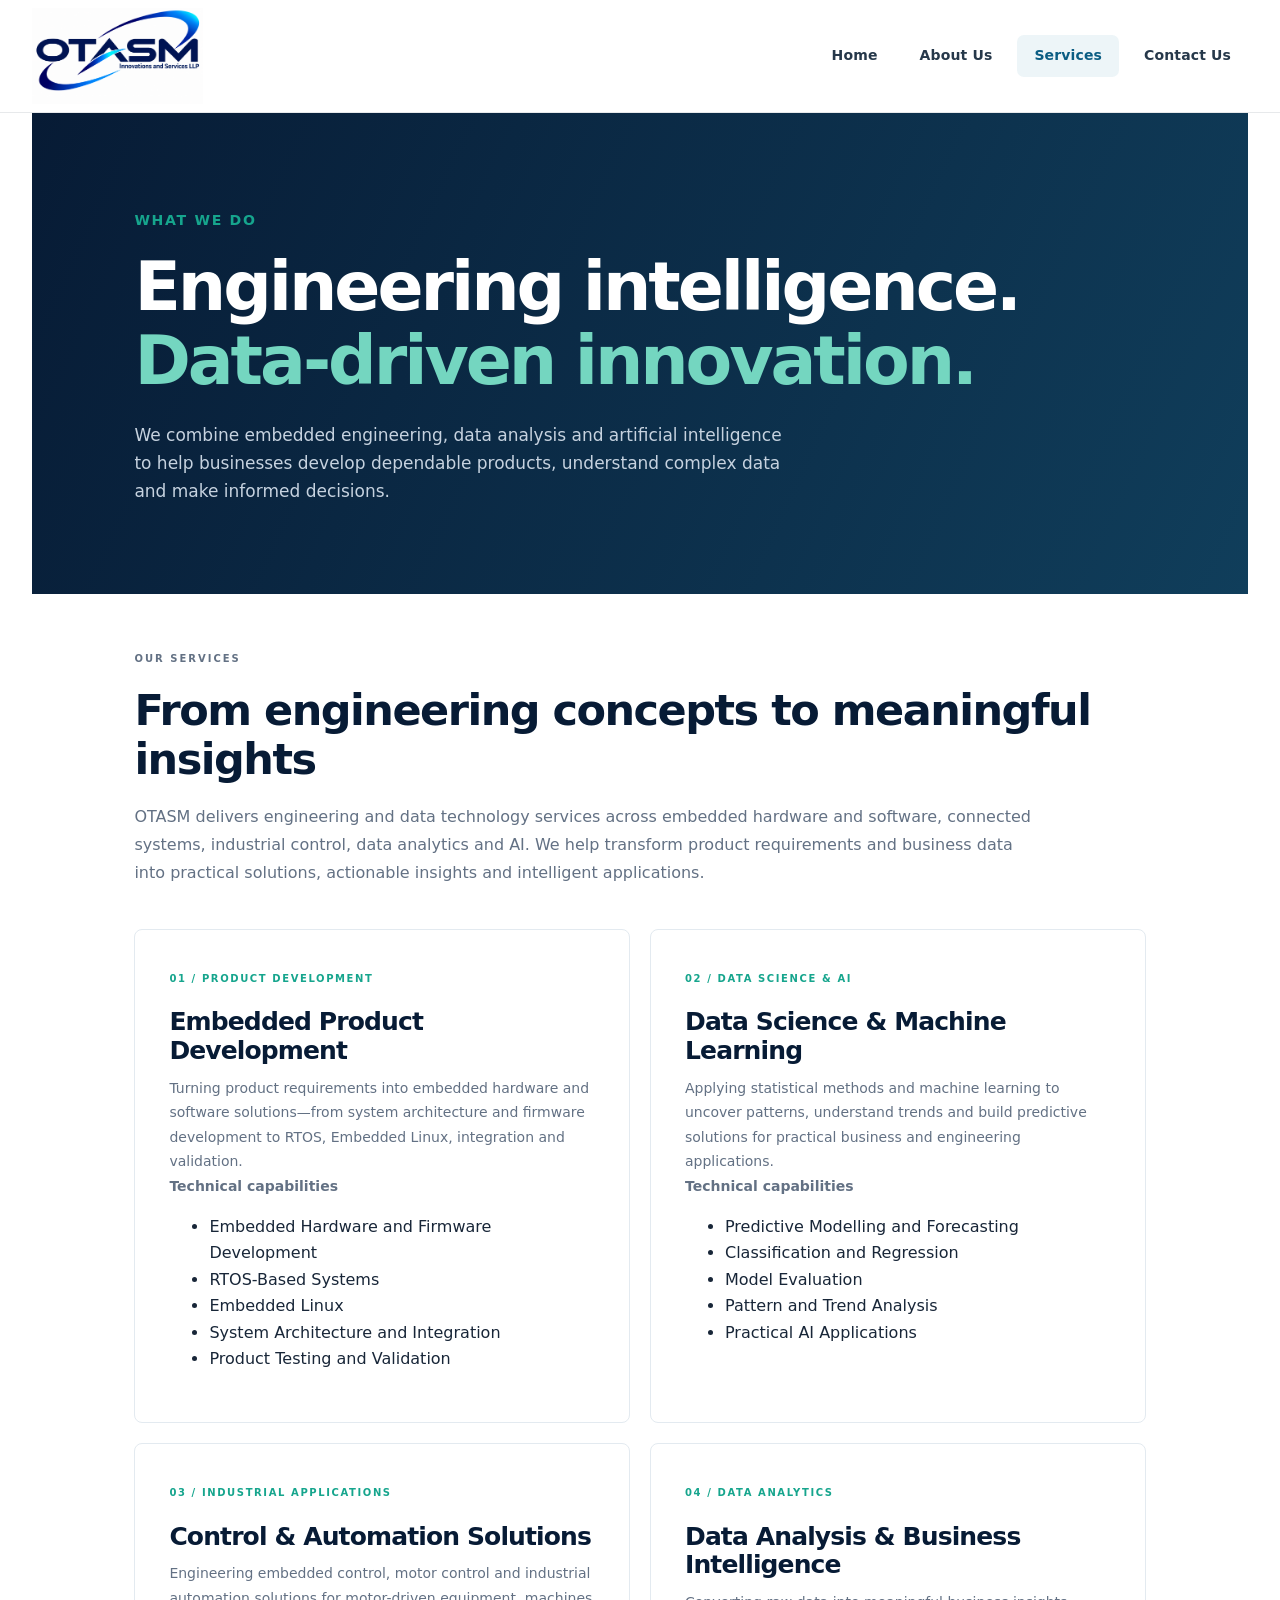
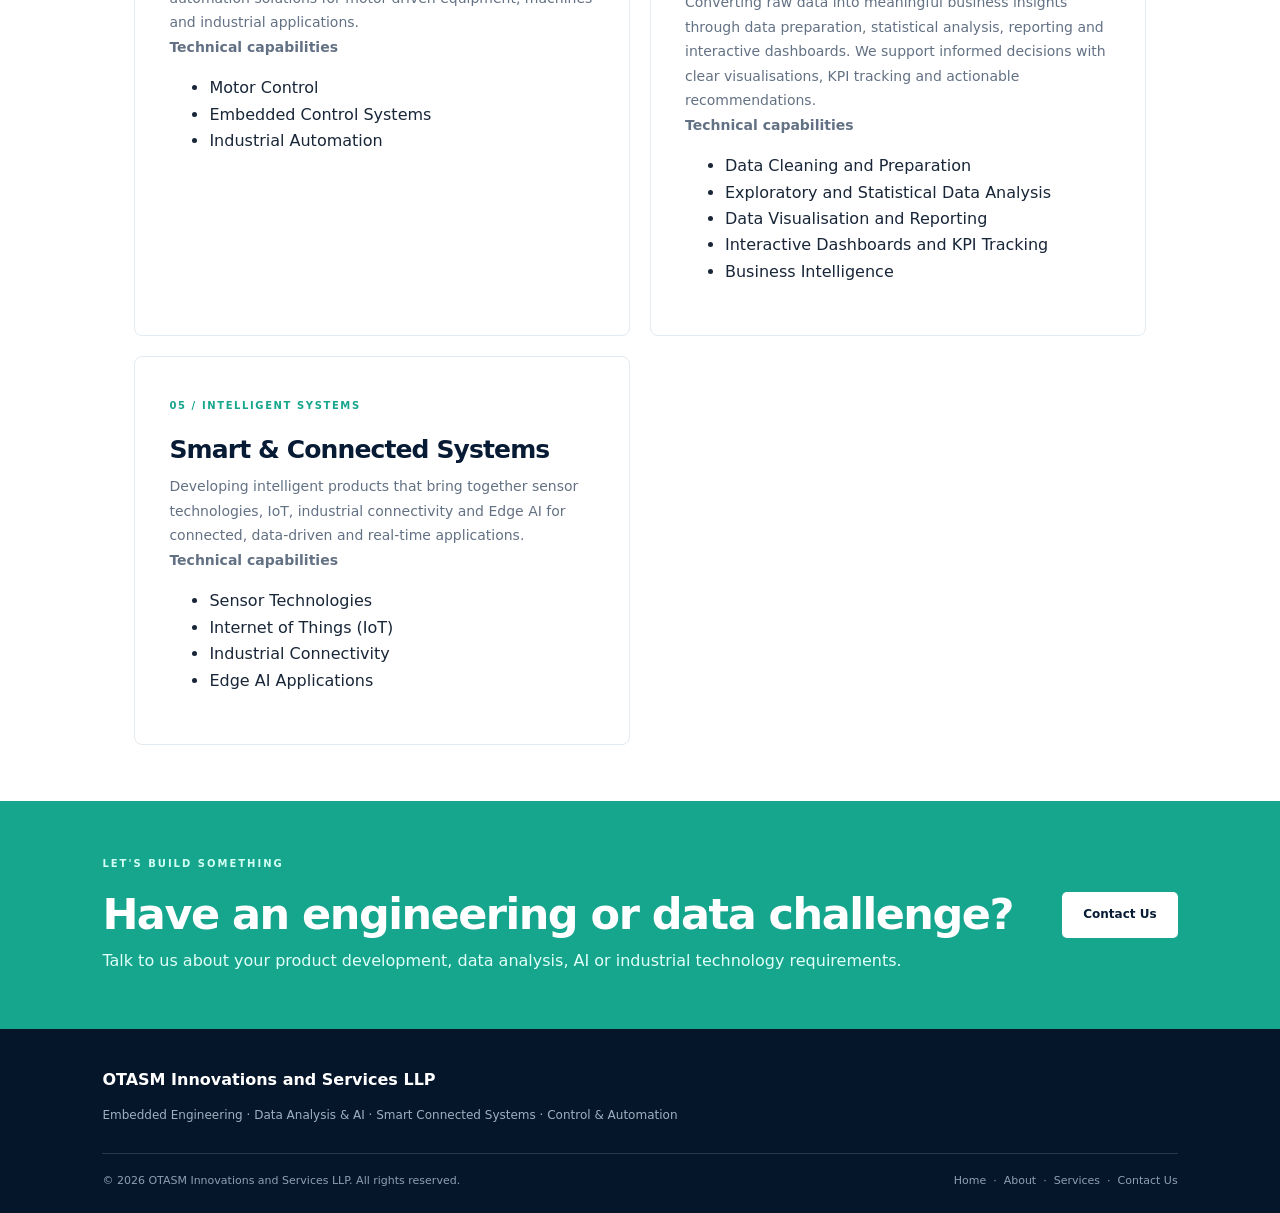
<file: services.html>
<!DOCTYPE html>
<html lang="en">
<head>
  <meta charset="UTF-8">
  <meta name="viewport" content="width=device-width, initial-scale=1.0">
  <meta name="description" content="Explore OTASM India services in embedded product development, data analysis, business intelligence, data science, machine learning, IoT, Edge AI, motor control and industrial automation.">
  <title>Engineering, Data Analysis & AI Services | OTASM India</title>
  <link rel="stylesheet" href="styles.css">
  <style>
    .site-header {
      box-sizing: border-box;
      width: 100%;
      height: auto;
      min-height: 110px;
      padding: 8px max(32px, calc((100% - 1440px) / 2));
      display: flex;
      align-items: center;
      justify-content: space-between;
      gap: 32px;
      background: #ffffff;
      border-bottom: 1px solid rgba(20, 40, 60, 0.10);
    }

    .site-header .brand {
      display: inline-flex;
      align-items: center;
      flex: 0 0 auto;
      text-decoration: none;
      min-width: 0;
    }

    .site-header .site-logo {
      display: block;
      width: auto;
      height: 96px;
      max-width: min(300px, 55vw);
      object-fit: contain;
      object-position: left center;
    }

    .site-header .nav {
      display: flex;
      align-items: center;
      justify-content: flex-end;
      gap: 8px;
      flex-wrap: nowrap;
    }

    .site-header .nav a {
      display: inline-flex;
      align-items: center;
      justify-content: center;
      min-height: 42px;
      padding: 0 17px;
      border-radius: 7px;
      color: #26384a;
      font-size: 14px;
      font-weight: 600;
      letter-spacing: 0.01em;
      text-decoration: none;
      white-space: nowrap;
      transition: background-color .2s ease, color .2s ease;
    }

    .site-header .nav a:hover,
    .site-header .nav a.active {
      color: #0b5d83;
      background: #edf5f8;
    }

    .site-header .menu-toggle {
      display: none;
    }

    .page-hero {
      box-sizing: border-box;
      width: calc(100% - 64px);
      max-width: none;
      margin: 0 auto;
      padding-top: clamp(56px, 8vw, 96px);
      padding-bottom: clamp(48px, 6vw, 72px);
    }

    .page-hero > .eyebrow {
      font-size: clamp(14px, 1.1vw, 16px);
      letter-spacing: 0.12em;
    }

    main {
      width: 100%;
    }

    main > .section {
      box-sizing: border-box;
      width: calc(100% - 64px);
      max-width: none;
      margin-left: auto;
      margin-right: auto;
      padding-top: clamp(36px, 5vw, 56px);
      padding-bottom: clamp(36px, 5vw, 56px);
    }

    main > .section > h2,
    main > .section > .eyebrow,
    main > .section > .lead {
      max-width: 1100px;
    }

    main > .section > div:not(.service-grid) {
      max-width: 900px;
    }

    main > .section p {
      line-height: 1.75;
    }

    @media (max-width: 760px) {
      .site-header {
        min-height: 96px;
        padding: 8px 18px;
        flex-wrap: wrap;
        gap: 14px;
      }

      .site-header .site-logo {
        height: 80px;
        max-width: 65vw;
      }

      .site-header .menu-toggle {
        display: inline-flex;
        align-items: center;
        justify-content: center;
        width: 42px;
        height: 42px;
        border: 1px solid rgba(20, 40, 60, .18);
        border-radius: 7px;
        background: #ffffff;
        color: #17384c;
        font-size: 22px;
        cursor: pointer;
      }

      .site-header .nav {
        gap: 4px;
      }
    }

    @media (max-width: 560px) {
      .site-header .nav {
        display: flex;
        width: 100%;
        justify-content: space-between;
        gap: 3px;
      }

      .site-header .nav a {
        min-height: 38px;
        padding: 0 9px;
        font-size: 12px;
      }
    }

    @media (max-width: 700px) {
      .page-hero {
        width: calc(100% - 36px);
      }

      main > .section {
        width: calc(100% - 36px);
      }
    }
  
    /* Mobile navigation: keep Home, About, Services and Contact in one row */
    @media (max-width: 760px) {
      .site-header {
        height: auto;
        min-height: 96px;
        flex-wrap: wrap;
        row-gap: 6px;
      }
      .site-header .menu-toggle {
        display: none !important;
      }
      .site-header .nav,
      .site-header .nav.open {
        display: flex !important;
        position: static;
        width: 100%;
        flex-direction: row !important;
        flex-wrap: nowrap;
        align-items: center;
        justify-content: space-between;
        gap: 2px;
        padding: 0 0 6px;
        border: 0;
        background: transparent;
      }
      .site-header .nav a {
        flex: 1 1 0;
        min-width: 0;
        min-height: 38px;
        padding: 0 4px;
        font-size: clamp(10px, 2.8vw, 12px);
        text-align: center;
        white-space: nowrap;
      }
    }
    @media (max-width: 360px) {
      .site-header .nav a {
        font-size: 10px;
        padding-left: 2px;
        padding-right: 2px;
      }
    }

  </style>

  <link rel="canonical" href="https://www.otasmindia.com/services.html">
  <meta name="robots" content="index, follow">
  <meta property="og:type" content="website">
  <meta property="og:title" content="Engineering, Data Analysis & AI Services | OTASM India">
  <meta property="og:description" content="Explore OTASM India services in embedded product development, data analysis, business intelligence, data science, machine learning, IoT, Edge AI, motor control and industrial automation.">
  <meta property="og:url" content="https://www.otasmindia.com/services.html">
  <meta property="og:site_name" content="OTASM India">
  <script type="application/ld+json">
  {
    "@context": "https://schema.org",
    "@type": "Organization",
    "@id": "https://www.otasmindia.com/#organization",
    "name": "OTASM India",
    "legalName": "OTASM Innovations and Services LLP",
    "url": "https://www.otasmindia.com/",
    "logo": "https://www.otasmindia.com/OTASM_logo.png",
    "description": "Pune-based engineering and data technology company providing embedded product development, data analysis, data analytics, business intelligence, data science, machine learning, IoT, Edge AI, motor control and automation solutions.",
    "address": {
      "@type": "PostalAddress",
      "addressLocality": "Pune",
      "addressRegion": "Maharashtra",
      "addressCountry": "IN"
    }
  }
  </script>
</head>
<body>
  <header class="site-header">
    <a class="brand" href="index.html" aria-label="OTASM Innovations and Services LLP home">
      <img class="site-logo" src="OTASM_logo.png" alt="OTASM Innovations and Services LLP">
    </a>
    <button class="menu-toggle" type="button" aria-label="Toggle navigation" aria-expanded="false">☰</button>
    <nav class="nav" aria-label="Main navigation">
      <a href="index.html">Home</a>
      <a href="about.html">About Us</a>
      <a class="active" href="services.html">Services</a>
      <a href="contact.html">Contact Us</a>
    </nav>
  </header>

  <main>
    <section class="page-hero">
      <p class="eyebrow">WHAT WE DO</p>
      <h1>Engineering intelligence.<br><span>Data-driven innovation.</span></h1>
      <p class="lead">We combine embedded engineering, data analysis and artificial intelligence to help businesses develop dependable products, understand complex data and make informed decisions.</p>
    </section>

    <section class="section">
      <p class="eyebrow">OUR SERVICES</p>
      <h2>From engineering concepts to meaningful insights</h2>
      <div>
        <p>OTASM delivers engineering and data technology services across embedded hardware and software, connected systems, industrial control, data analytics and AI. We help transform product requirements and business data into practical solutions, actionable insights and intelligent applications.</p>
      </div>

      <div class="service-grid" style="margin-top:42px">
        <article class="service-card">
          <span class="service-no">01 / PRODUCT DEVELOPMENT</span>
          <h2>Embedded Product Development</h2>
          <p>Turning product requirements into embedded hardware and software solutions—from system architecture and firmware development to RTOS, Embedded Linux, integration and validation.</p>
          <p><strong>Technical capabilities</strong></p>
          <ul>
            <li>Embedded Hardware and Firmware Development</li>
            <li>RTOS-Based Systems</li>
            <li>Embedded Linux</li>
            <li>System Architecture and Integration</li>
            <li>Product Testing and Validation</li>
          </ul>
        </article>

        <article class="service-card">
          <span class="service-no">02 / DATA SCIENCE &amp; AI</span>
          <h2>Data Science &amp; Machine Learning</h2>
          <p>Applying statistical methods and machine learning to uncover patterns, understand trends and build predictive solutions for practical business and engineering applications.</p>
          <p><strong>Technical capabilities</strong></p>
          <ul>
            <li>Predictive Modelling and Forecasting</li>
            <li>Classification and Regression</li>
            <li>Model Evaluation</li>
            <li>Pattern and Trend Analysis</li>
            <li>Practical AI Applications</li>
          </ul>
        </article>

        <article class="service-card">
          <span class="service-no">03 / INDUSTRIAL APPLICATIONS</span>
          <h2>Control &amp; Automation Solutions</h2>
          <p>Engineering embedded control, motor control and industrial automation solutions for motor-driven equipment, machines and industrial applications.</p>
          <p><strong>Technical capabilities</strong></p>
          <ul>
            <li>Motor Control</li>
            <li>Embedded Control Systems</li>
            <li>Industrial Automation</li>
          </ul>
        </article>


        <article class="service-card">
          <span class="service-no">04 / DATA ANALYTICS</span>
          <h2>Data Analysis &amp; Business Intelligence</h2>
          <p>Converting raw data into meaningful business insights through data preparation, statistical analysis, reporting and interactive dashboards. We support informed decisions with clear visualisations, KPI tracking and actionable recommendations.</p>
          <p><strong>Technical capabilities</strong></p>
          <ul>
            <li>Data Cleaning and Preparation</li>
            <li>Exploratory and Statistical Data Analysis</li>
            <li>Data Visualisation and Reporting</li>
            <li>Interactive Dashboards and KPI Tracking</li>
            <li>Business Intelligence</li>
          </ul>
        </article>

        <article class="service-card">
          <span class="service-no">05 / INTELLIGENT SYSTEMS</span>
          <h2>Smart &amp; Connected Systems</h2>
          <p>Developing intelligent products that bring together sensor technologies, IoT, industrial connectivity and Edge AI for connected, data-driven and real-time applications.</p>
          <p><strong>Technical capabilities</strong></p>
          <ul>
            <li>Sensor Technologies</li>
            <li>Internet of Things (IoT)</li>
            <li>Industrial Connectivity</li>
            <li>Edge AI Applications</li>
          </ul>
        </article>
      </div>
    </section>

    <section class="cta">
      <div>
        <p class="eyebrow">LET'S BUILD SOMETHING</p>
        <h2>Have an engineering or data challenge?</h2>
        <p>Talk to us about your product development, data analysis, AI or industrial technology requirements.</p>
      </div>
      <a class="btn light" href="contact.html">Contact Us</a>
    </section>
  </main>

  <footer>
    <div class="footer-brand"><strong>OTASM Innovations and Services LLP</strong></div>
    <p>Embedded Engineering · Data Analysis &amp; AI · Smart Connected Systems · Control &amp; Automation</p>
    <div class="footer-bottom">
      <span>© <span id="year"></span> OTASM Innovations and Services LLP. All rights reserved.</span>
      <span><a href="index.html">Home</a> &nbsp;·&nbsp; <a href="about.html">About</a> &nbsp;·&nbsp; <a href="services.html">Services</a> &nbsp;·&nbsp; <a href="contact.html">Contact Us</a></span>
    </div>
  </footer>

  <script>
    document.getElementById("year").textContent = new Date().getFullYear();
    const toggle = document.querySelector(".menu-toggle");
    const nav = document.querySelector(".nav");
    toggle.addEventListener("click", () => {
      const isOpen = nav.classList.toggle("open");
      toggle.setAttribute("aria-expanded", String(isOpen));
    });
  </script>
</body>
</html>
</file>
<file: styles-mobile.css>
:root{--navy:#071b35;--blue:#123b68;--teal:#16a58d;--ink:#182638;--muted:#637184;--pale:#f3f7fa;--line:#e3eaf0}*{box-sizing:border-box}html{scroll-behavior:smooth}body{margin:0;font-family:Inter,ui-sans-serif,system-ui,-apple-system,"Segoe UI",sans-serif;color:var(--ink);line-height:1.65}a{color:inherit;text-decoration:none}.site-header{height:86px;padding:0 max(6vw,24px);display:flex;align-items:center;justify-content:space-between;background:#fff;border-bottom:1px solid var(--line);position:relative;z-index:5}.brand{display:flex;align-items:center;gap:12px;line-height:1.1}.site-logo{display:block;height:78px;width:auto;max-width:min(300px,55vw);object-fit:contain}.brand small{display:block;font-size:8px;letter-spacing:.14em;color:var(--muted);font-weight:700;margin-top:6px}.brand-mark{display:grid;place-items:center;width:42px;height:42px;border-radius:12px;background:var(--navy);color:#fff;font-size:25px;position:relative}.brand-mark:after{content:"";position:absolute;width:9px;height:9px;background:var(--teal);border-radius:50%;right:5px;top:5px}.nav{display:flex;gap:34px}.nav a{font-size:13px;font-weight:650;color:#526174}.nav a:hover,.nav a.active{color:var(--teal)}.menu-toggle{display:none;border:0;background:none;font-size:25px;color:var(--navy)}.hero{min-height:590px;background:linear-gradient(115deg,#071b35 0%,#0c2e53 65%,#10435b 100%);color:#fff;padding:85px max(8vw,28px);display:grid;grid-template-columns:1.1fr .9fr;align-items:center;overflow:hidden}.hero-content{max-width:650px;position:relative;z-index:1}.eyebrow{font-size:10px;letter-spacing:.2em;font-weight:800;color:var(--teal);margin:0 0 18px}.hero h1,.page-hero h1{font-size:clamp(42px,5.4vw,68px);line-height:1.08;letter-spacing:-.045em;margin:0 0 24px}.lead{font-size:17px;color:#c6d2df;max-width:580px}.actions{display:flex;gap:14px;flex-wrap:wrap;margin-top:34px}.btn{display:inline-flex;align-items:center;justify-content:center;padding:13px 21px;border-radius:5px;font-size:12px;font-weight:750;transition:.2s}.btn:hover{transform:translateY(-2px)}.primary{background:var(--teal);color:#fff}.secondary{border:1px solid #8093a8;color:#fff}.light{background:#fff;color:var(--navy)}.hero-art{height:360px;position:relative;display:grid;place-items:center}.chip{width:190px;height:190px;border:1px solid #4a7891;border-radius:28px;background:linear-gradient(145deg,#123e61,#0a2746);box-shadow:0 25px 80px #0007;display:flex;flex-direction:column;align-items:center;justify-content:center;gap:8px;z-index:2}.chip span{font-size:31px;font-weight:850;letter-spacing:.14em}.chip small{font-size:8px;letter-spacing:.2em;color:#8bd6c8}.orbit{position:absolute;border:1px solid #4d8490;border-radius:50%;transform:rotate(-25deg)}.orbit-one{width:360px;height:180px}.orbit-two{width:300px;height:300px;border-color:#2e6178}.node{position:absolute;width:12px;height:12px;border-radius:50%;background:#42d5b2;box-shadow:0 0 20px #42d5b2}.n1{top:48px;right:70px}.n2{bottom:54px;left:62px}.n3{top:170px;left:10px}.section{padding:90px max(8vw,28px)}.intro,.two-col,.contact-layout{display:grid;grid-template-columns:1fr 1.15fr;gap:9vw;align-items:start}.section h2,.cta h2{font-size:clamp(30px,3.5vw,43px);line-height:1.15;letter-spacing:-.035em;margin:0 0 18px;color:var(--navy)}.section p{color:var(--muted)}.text-link{display:inline-block;margin-top:12px;color:var(--teal);font-weight:750;font-size:13px}.feature-band,.values{background:var(--pale)}.feature-grid{display:grid;grid-template-columns:repeat(3,1fr);gap:36px;margin-top:38px}.feature-grid article{padding-top:20px;border-top:1px solid #cbd8e2}.feature-icon{font-size:12px;color:var(--teal);font-weight:850;letter-spacing:.1em}.feature-grid h3{color:var(--navy);font-size:19px;margin:12px 0 7px}.feature-grid p{font-size:14px;margin:0}.note{font-size:12px!important;font-style:italic;margin-top:32px}.cta{background:var(--teal);padding:55px max(8vw,28px);display:flex;align-items:center;justify-content:space-between;gap:25px;color:#fff}.cta .eyebrow{color:#d1fff4}.cta h2{color:#fff;margin-bottom:8px}.cta p:not(.eyebrow){color:#e0fff8;margin:0}.page-hero{padding:90px max(8vw,28px);background:linear-gradient(115deg,#071b35,#103e5b);color:#fff}.page-hero h1 span{color:#74d6c0}.page-hero .lead{max-width:650px}.two-col{padding-top:80px;padding-bottom:80px}.two-col p:first-child{margin-top:0}.values .feature-grid{margin-top:30px}.service-grid{display:grid;grid-template-columns:repeat(2,1fr);gap:20px}.service-card{padding:34px;border:1px solid var(--line);border-radius:8px;background:#fff;min-height:245px}.service-card:hover{border-color:#91cfc3;box-shadow:0 12px 35px #0927470b}.service-no,.contact-label{font-size:10px;letter-spacing:.16em;color:var(--teal);font-weight:850}.service-card h2{font-size:25px;margin:18px 0 10px}.service-card p{font-size:14px;margin:0}.contact-layout{padding-top:80px;padding-bottom:100px}.contact-card{padding:34px;background:var(--pale);border-radius:8px}.contact-item{padding:0 0 22px;margin-bottom:22px;border-bottom:1px solid var(--line)}.contact-item p,.contact-item a{display:block;margin:6px 0 0;color:var(--navy);font-weight:650}.contact-card .btn{margin-top:8px}footer{background:#06162a;color:#fff;padding:38px max(8vw,28px) 22px}.footer-brand{display:flex;align-items:center}.footer-logo{height:72px;width:auto;max-width:250px;object-fit:contain}footer>p{font-size:12px;color:#9db0c2}.footer-bottom{display:flex;justify-content:space-between;gap:20px;border-top:1px solid #23384f;margin-top:28px;padding-top:18px;color:#8da0b3;font-size:11px}@media(max-width:760px){.site-logo{height:66px;max-width:65vw}.site-header{height:78px}.menu-toggle{display:block}.nav{display:none;position:absolute;top:73px;left:0;right:0;background:#fff;padding:20px 28px;flex-direction:column;gap:18px;border-bottom:1px solid var(--line)}.nav.open{display:flex}.hero{grid-template-columns:1fr;padding-top:70px;padding-bottom:45px}.hero-art{height:280px;transform:scale(.82)}.section{padding-top:65px;padding-bottom:65px}.intro,.two-col,.contact-layout{grid-template-columns:1fr;gap:20px}.feature-grid{grid-template-columns:1fr;gap:25px}.service-grid{grid-template-columns:1fr}.cta{align-items:flex-start;flex-direction:column}.page-hero{padding-top:70px;padding-bottom:65px}.footer-bottom{flex-direction:column;gap:6px}.footer-brand span{display:block;margin:5px 0 0}}
/* Shared mobile navigation override: horizontal links on one row */
@media (max-width: 760px) {
  .site-header { height: auto; min-height: 96px; flex-wrap: wrap; row-gap: 6px; }
  .site-header .menu-toggle { display: none !important; }
  .site-header .nav, .site-header .nav.open {
    display: flex !important; position: static; width: 100%;
    flex-direction: row !important; flex-wrap: nowrap; align-items: center;
    justify-content: space-between; gap: 2px; padding: 0 0 6px;
    border: 0; background: transparent;
  }
  .site-header .nav a {
    flex: 1 1 0; min-width: 0; min-height: 38px; padding: 0 4px;
    font-size: clamp(10px, 2.8vw, 12px); text-align: center; white-space: nowrap;
  }
}
@media (max-width: 360px) {
  .site-header .nav a { font-size: 10px; padding-left: 2px; padding-right: 2px; }
}
</file>
<file: styles.css>
:root{--navy:#071b35;--blue:#123b68;--teal:#16a58d;--ink:#182638;--muted:#637184;--pale:#f3f7fa;--line:#e3eaf0}*{box-sizing:border-box}html{scroll-behavior:smooth}body{margin:0;font-family:Inter,ui-sans-serif,system-ui,-apple-system,"Segoe UI",sans-serif;color:var(--ink);line-height:1.65}a{color:inherit;text-decoration:none}.site-header{height:86px;padding:0 max(6vw,24px);display:flex;align-items:center;justify-content:space-between;background:#fff;border-bottom:1px solid var(--line);position:relative;z-index:5}.brand{display:flex;align-items:center;gap:12px;line-height:1.1}.site-logo{display:block;height:78px;width:auto;max-width:min(300px,55vw);object-fit:contain}.brand small{display:block;font-size:8px;letter-spacing:.14em;color:var(--muted);font-weight:700;margin-top:6px}.brand-mark{display:grid;place-items:center;width:42px;height:42px;border-radius:12px;background:var(--navy);color:#fff;font-size:25px;position:relative}.brand-mark:after{content:"";position:absolute;width:9px;height:9px;background:var(--teal);border-radius:50%;right:5px;top:5px}.nav{display:flex;gap:34px}.nav a{font-size:13px;font-weight:650;color:#526174}.nav a:hover,.nav a.active{color:var(--teal)}.menu-toggle{display:none;border:0;background:none;font-size:25px;color:var(--navy)}.hero{min-height:590px;background:linear-gradient(115deg,#071b35 0%,#0c2e53 65%,#10435b 100%);color:#fff;padding:85px max(8vw,28px);display:grid;grid-template-columns:1.1fr .9fr;align-items:center;overflow:hidden}.hero-content{max-width:650px;position:relative;z-index:1}.eyebrow{font-size:10px;letter-spacing:.2em;font-weight:800;color:var(--teal);margin:0 0 18px}.hero h1,.page-hero h1{font-size:clamp(42px,5.4vw,68px);line-height:1.08;letter-spacing:-.045em;margin:0 0 24px}.lead{font-size:17px;color:#c6d2df;max-width:580px}.actions{display:flex;gap:14px;flex-wrap:wrap;margin-top:34px}.btn{display:inline-flex;align-items:center;justify-content:center;padding:13px 21px;border-radius:5px;font-size:12px;font-weight:750;transition:.2s}.btn:hover{transform:translateY(-2px)}.primary{background:var(--teal);color:#fff}.secondary{border:1px solid #8093a8;color:#fff}.light{background:#fff;color:var(--navy)}.hero-art{height:360px;position:relative;display:grid;place-items:center}.chip{width:190px;height:190px;border:1px solid #4a7891;border-radius:28px;background:linear-gradient(145deg,#123e61,#0a2746);box-shadow:0 25px 80px #0007;display:flex;flex-direction:column;align-items:center;justify-content:center;gap:8px;z-index:2}.chip span{font-size:31px;font-weight:850;letter-spacing:.14em}.chip small{font-size:8px;letter-spacing:.2em;color:#8bd6c8}.orbit{position:absolute;border:1px solid #4d8490;border-radius:50%;transform:rotate(-25deg)}.orbit-one{width:360px;height:180px}.orbit-two{width:300px;height:300px;border-color:#2e6178}.node{position:absolute;width:12px;height:12px;border-radius:50%;background:#42d5b2;box-shadow:0 0 20px #42d5b2}.n1{top:48px;right:70px}.n2{bottom:54px;left:62px}.n3{top:170px;left:10px}.section{padding:90px max(8vw,28px)}.intro,.two-col,.contact-layout{display:grid;grid-template-columns:1fr 1.15fr;gap:9vw;align-items:start}.section h2,.cta h2{font-size:clamp(30px,3.5vw,43px);line-height:1.15;letter-spacing:-.035em;margin:0 0 18px;color:var(--navy)}.section p{color:var(--muted)}.text-link{display:inline-block;margin-top:12px;color:var(--teal);font-weight:750;font-size:13px}.feature-band,.values{background:var(--pale)}.feature-grid{display:grid;grid-template-columns:repeat(3,1fr);gap:36px;margin-top:38px}.feature-grid article{padding-top:20px;border-top:1px solid #cbd8e2}.feature-icon{font-size:12px;color:var(--teal);font-weight:850;letter-spacing:.1em}.feature-grid h3{color:var(--navy);font-size:19px;margin:12px 0 7px}.feature-grid p{font-size:14px;margin:0}.note{font-size:12px!important;font-style:italic;margin-top:32px}.cta{background:var(--teal);padding:55px max(8vw,28px);display:flex;align-items:center;justify-content:space-between;gap:25px;color:#fff}.cta .eyebrow{color:#d1fff4}.cta h2{color:#fff;margin-bottom:8px}.cta p:not(.eyebrow){color:#e0fff8;margin:0}.page-hero{padding:90px max(8vw,28px);background:linear-gradient(115deg,#071b35,#103e5b);color:#fff}.page-hero h1 span{color:#74d6c0}.page-hero .lead{max-width:650px}.two-col{padding-top:80px;padding-bottom:80px}.two-col p:first-child{margin-top:0}.values .feature-grid{margin-top:30px}.service-grid{display:grid;grid-template-columns:repeat(2,1fr);gap:20px}.service-card{padding:34px;border:1px solid var(--line);border-radius:8px;background:#fff;min-height:245px}.service-card:hover{border-color:#91cfc3;box-shadow:0 12px 35px #0927470b}.service-no,.contact-label{font-size:10px;letter-spacing:.16em;color:var(--teal);font-weight:850}.service-card h2{font-size:25px;margin:18px 0 10px}.service-card p{font-size:14px;margin:0}.contact-layout{padding-top:80px;padding-bottom:100px}.contact-card{padding:34px;background:var(--pale);border-radius:8px}.contact-item{padding:0 0 22px;margin-bottom:22px;border-bottom:1px solid var(--line)}.contact-item p,.contact-item a{display:block;margin:6px 0 0;color:var(--navy);font-weight:650}.contact-card .btn{margin-top:8px}footer{background:#06162a;color:#fff;padding:38px max(8vw,28px) 22px}.footer-brand{display:flex;align-items:center}.footer-logo{height:72px;width:auto;max-width:250px;object-fit:contain}footer>p{font-size:12px;color:#9db0c2}.footer-bottom{display:flex;justify-content:space-between;gap:20px;border-top:1px solid #23384f;margin-top:28px;padding-top:18px;color:#8da0b3;font-size:11px}@media(max-width:760px){.site-logo{height:66px;max-width:65vw}.site-header{height:78px}.menu-toggle{display:block}.nav{display:none;position:absolute;top:73px;left:0;right:0;background:#fff;padding:20px 28px;flex-direction:column;gap:18px;border-bottom:1px solid var(--line)}.nav.open{display:flex}.hero{grid-template-columns:1fr;padding-top:70px;padding-bottom:45px}.hero-art{height:280px;transform:scale(.82)}.section{padding-top:65px;padding-bottom:65px}.intro,.two-col,.contact-layout{grid-template-columns:1fr;gap:20px}.feature-grid{grid-template-columns:1fr;gap:25px}.service-grid{grid-template-columns:1fr}.cta{align-items:flex-start;flex-direction:column}.page-hero{padding-top:70px;padding-bottom:65px}.footer-bottom{flex-direction:column;gap:6px}.footer-brand span{display:block;margin:5px 0 0}}
</file>
